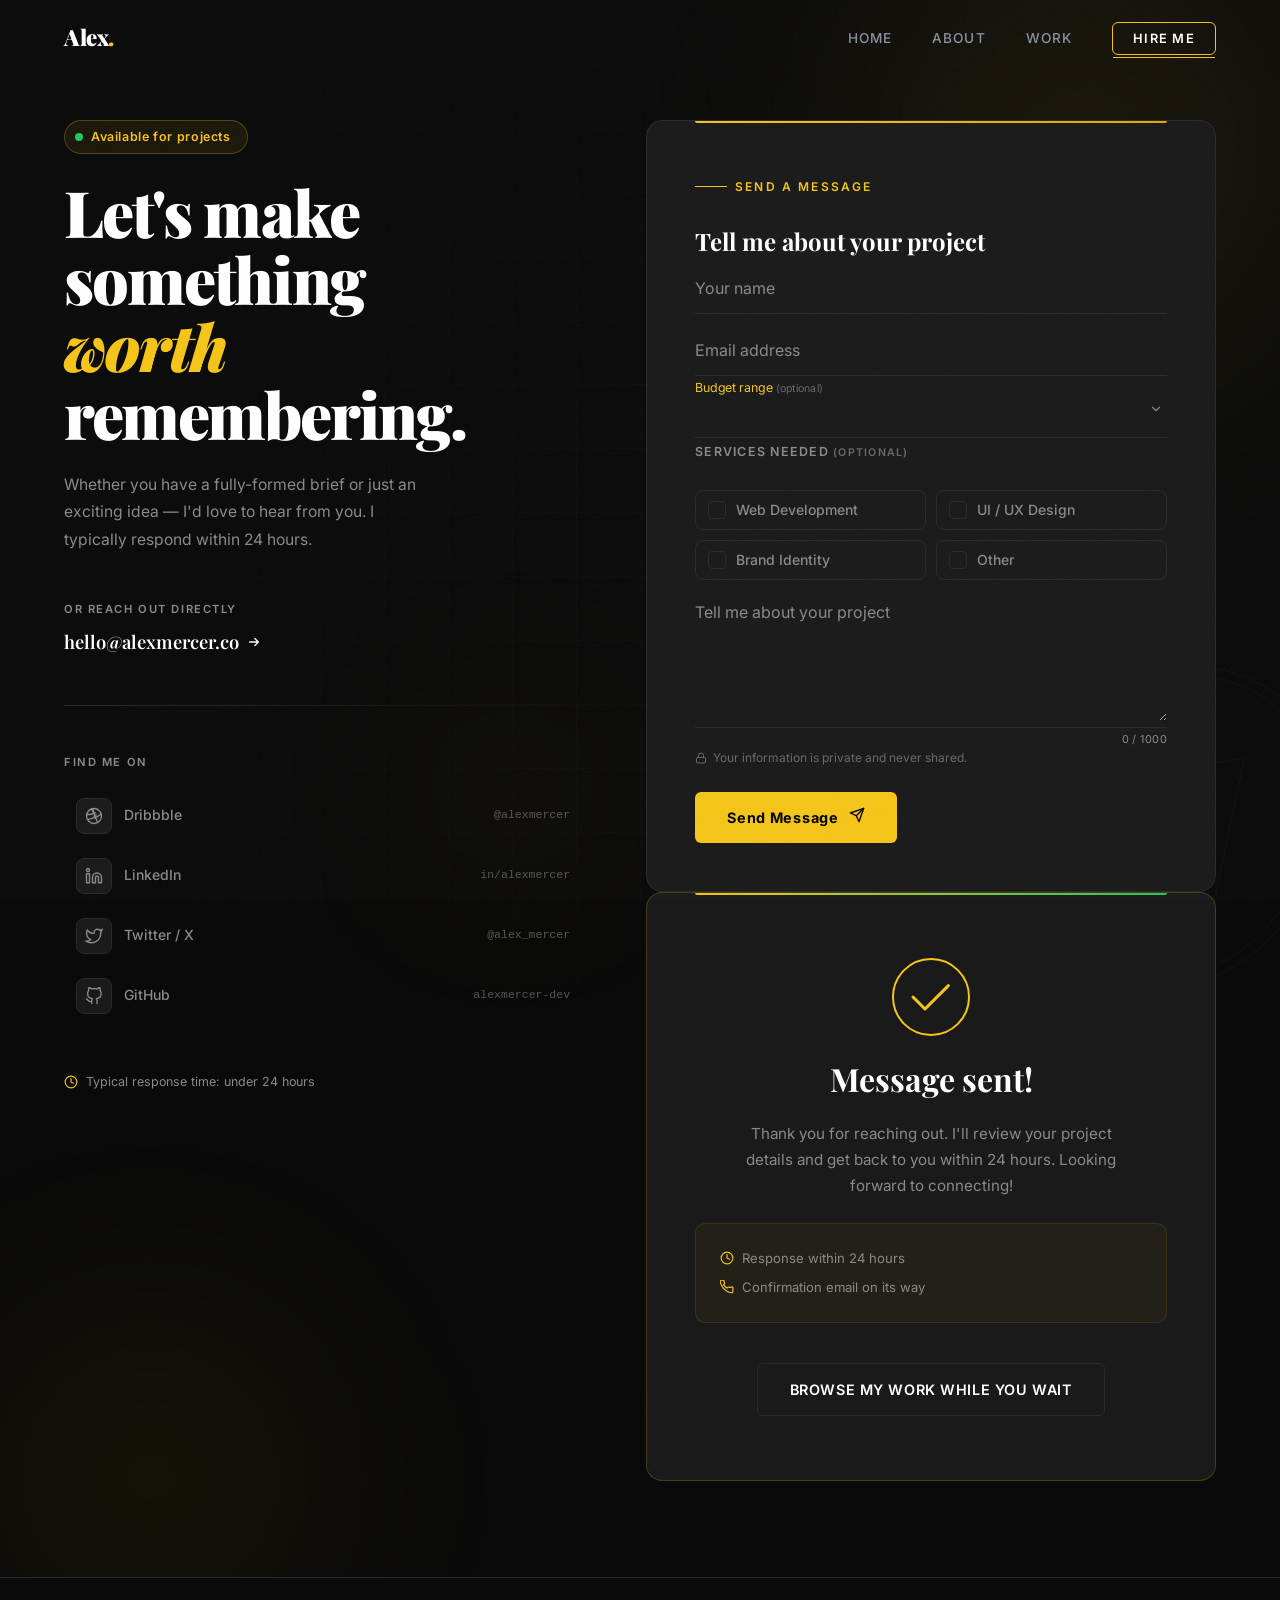
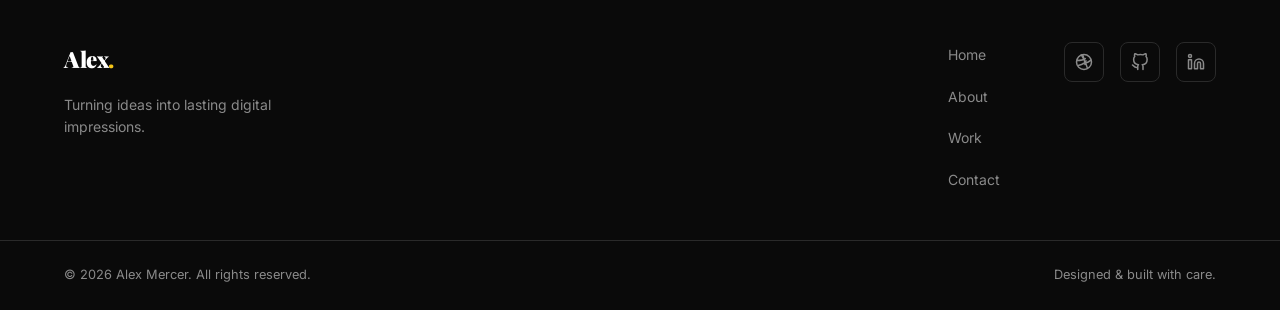
<file: contact.html>
<!DOCTYPE html>
<html lang="en">
<head>
  <meta charset="UTF-8" />
  <meta name="viewport" content="width=device-width, initial-scale=1.0" />
  <meta name="description" content="Get in touch with Alex Mercer — freelance designer and developer available for new projects." />
  <title>Contact — Alex Mercer</title>

  <link rel="preconnect" href="https://fonts.googleapis.com" />
  <link rel="preconnect" href="https://fonts.gstatic.com" crossorigin />
  <link href="https://fonts.googleapis.com/css2?family=Playfair+Display:ital,wght@0,400;0,600;0,700;0,900;1,400;1,700&family=Inter:wght@300;400;500;600&display=swap" rel="stylesheet" />

  <!-- Critical: Nav -->
  <style>
    #site-nav {
      position: fixed; top: 0; left: 0; right: 0; z-index: 1000;
      padding: 20px 0;
      transition: padding 300ms ease, background 300ms ease;
    }
    #site-nav.scrolled {
      padding: 12px 0;
      background: rgba(10, 14, 26, 0.88);
      backdrop-filter: blur(20px) saturate(180%);
      -webkit-backdrop-filter: blur(20px) saturate(180%);
      border-bottom: 1px solid rgba(31, 41, 55, 0.6);
      box-shadow: 0 4px 32px rgba(0,0,0,0.4);
    }
    .nav-inner {
      display: flex; align-items: center; justify-content: space-between;
      width: min(1200px, 100%); margin-inline: auto; padding-inline: 24px;
    }
    .nav-logo {
      font-family: 'Playfair Display', serif; font-weight: 900;
      font-size: 1.4rem; letter-spacing: -0.02em; color: #fff;
    }
    .nav-logo span { color: #f5c518; }
    #nav-menu { display: flex; align-items: center; gap: 40px; }
    .nav-link {
      font-family: 'Inter', sans-serif; font-size: 0.85rem; font-weight: 500;
      letter-spacing: 0.08em; text-transform: uppercase; color: #8892a4;
      position: relative; transition: color 300ms ease; text-decoration: none;
    }
    .nav-link::after {
      content: ''; position: absolute; bottom: -4px; left: 0;
      width: 0; height: 1px; background: #f5c518; transition: width 300ms ease;
    }
    .nav-link:hover, .nav-link.active { color: #fff; }
    .nav-link:hover::after, .nav-link.active::after { width: 100%; }
    .nav-cta {
      padding: 8px 20px; border: 1px solid #f5c518; border-radius: 6px;
      font-family: 'Inter', sans-serif; font-size: 0.8rem; font-weight: 600;
      letter-spacing: 0.1em; text-transform: uppercase; color: #f5c518;
      transition: background 300ms ease, color 300ms ease; text-decoration: none;
    }
    .nav-cta:hover { background: #f5c518; color: #000; }
    #nav-toggle {
      display: none; flex-direction: column; justify-content: space-between;
      width: 28px; height: 20px; cursor: pointer; border: none; background: none;
    }
    #nav-toggle span {
      display: block; width: 100%; height: 2px; background: #fff;
      border-radius: 2px; transition: transform 300ms ease, opacity 300ms ease, width 300ms ease;
      transform-origin: left;
    }
    #nav-toggle[aria-expanded="true"] span:nth-child(1) { transform: rotate(40deg) translateY(-2px); }
    #nav-toggle[aria-expanded="true"] span:nth-child(2) { opacity: 0; width: 0; }
    #nav-toggle[aria-expanded="true"] span:nth-child(3) { transform: rotate(-40deg) translateY(2px); }
    @media (max-width: 768px) {
      #nav-toggle { display: flex; }
      #nav-menu {
        position: fixed; inset: 0; background: rgba(10,14,26,0.97);
        backdrop-filter: blur(24px); flex-direction: column;
        justify-content: center; gap: 40px;
        opacity: 0; pointer-events: none; transform: translateY(-16px);
        transition: opacity 300ms ease, transform 300ms ease;
      }
      #nav-menu.open { opacity: 1; pointer-events: auto; transform: translateY(0); }
      .nav-link { font-size: 1.4rem; color: #fff; }
      .nav-cta { font-size: 1rem; padding: 14px 40px; }
    }
  </style>

  <link rel="stylesheet" href="./styles.css" />
</head>
<body class="contact-page">

<!-- ══ NAV ══════════════════════════════════ -->
<header>
  <nav id="site-nav" aria-label="Main navigation">
    <div class="nav-inner">
      <a href="./index.html" class="nav-logo" aria-label="Alex Mercer — Home">Alex<span>.</span></a>
      <button id="nav-toggle" aria-controls="nav-menu" aria-expanded="false" aria-label="Toggle navigation menu">
        <span></span><span></span><span></span>
      </button>
      <ul id="nav-menu" role="list">
        <li><a href="./index.html"   class="nav-link">Home</a></li>
        <li><a href="./about.html"   class="nav-link">About</a></li>
        <li><a href="./work.html"    class="nav-link">Work</a></li>
        <li><a href="./contact.html" class="nav-link nav-cta">Hire Me</a></li>
      </ul>
    </div>
  </nav>
</header>

<!-- ══ MAIN CONTACT SECTION ═════════════════ -->
<main id="contact-main">

  <!-- Ambient background -->
  <div class="contact-bg" aria-hidden="true">
    <div class="cb-orb cb-orb--1"></div>
    <div class="cb-orb cb-orb--2"></div>
    <div class="cb-orb cb-orb--3"></div>
    <div class="cb-grid"></div>
    <!-- Decorative large character -->
    <div class="cb-deco-char" aria-hidden="true">@</div>
  </div>

  <div class="container contact-layout">

    <!-- ── LEFT: Info column ─────────────────── -->
    <aside class="contact-info" aria-label="Contact information">

      <div class="ci-top">
        <div class="availability-badge" aria-label="Availability status: Currently available">
          <span class="avail-dot" aria-hidden="true"></span>
          Available for projects
        </div>

        <h1 class="ci-headline">
          <span class="ci-l1">Let's make</span>
          <span class="ci-l2">something</span>
          <span class="ci-l3"><em>worth</em></span>
          <span class="ci-l4">remembering.</span>
        </h1>

        <p class="ci-body">
          Whether you have a fully-formed brief or just an exciting idea — I'd love
          to hear from you. I typically respond within&nbsp;24&nbsp;hours.
        </p>
      </div>

      <!-- Direct contact -->
      <div class="ci-direct">
        <p class="ci-direct__label">Or reach out directly</p>
        <a href="mailto:hello@alexmercer.co" class="ci-email" aria-label="Email: hello@alexmercer.co">
          hello@alexmercer.co
          <svg width="14" height="14" viewBox="0 0 16 16" fill="none" aria-hidden="true">
            <path d="M3 8h10M9 4l4 4-4 4" stroke="currentColor" stroke-width="1.5" stroke-linecap="round" stroke-linejoin="round"/>
          </svg>
        </a>
      </div>

      <!-- Divider -->
      <div class="ci-divider" aria-hidden="true"></div>

      <!-- Social links -->
      <div class="ci-social" aria-label="Social and professional profiles">
        <p class="ci-social__label">Find me on</p>
        <div class="ci-social-links">

          <a href="#" class="ci-slink" aria-label="Dribbble profile">
            <span class="ci-slink__icon" aria-hidden="true">
              <svg width="18" height="18" viewBox="0 0 24 24" fill="none" stroke="currentColor" stroke-width="1.8" stroke-linecap="round" stroke-linejoin="round">
                <circle cx="12" cy="12" r="10"/>
                <path d="M8.56 2.75c4.37 6.03 6.02 9.42 8.03 17.72M10.48 3.02c2.08 4.78 2.8 7.29 2.8 12.32"/>
                <path d="M2.54 10.02c4.49 0 8.41-.31 11.2-2.52M3.96 16.52c4.14-.37 8.46-1.33 10.89-5.9M20.83 9.87c-3.35 3.04-7.37 4.27-10.29 4.13"/>
              </svg>
            </span>
            <span>Dribbble</span>
            <span class="ci-slink__handle">@alexmercer</span>
          </a>

          <a href="#" class="ci-slink" aria-label="LinkedIn profile">
            <span class="ci-slink__icon" aria-hidden="true">
              <svg width="18" height="18" viewBox="0 0 24 24" fill="none" stroke="currentColor" stroke-width="1.8" stroke-linecap="round" stroke-linejoin="round">
                <path d="M16 8a6 6 0 016 6v7h-4v-7a2 2 0 00-2-2 2 2 0 00-2 2v7h-4v-7a6 6 0 016-6z"/>
                <rect x="2" y="9" width="4" height="12"/><circle cx="4" cy="4" r="2"/>
              </svg>
            </span>
            <span>LinkedIn</span>
            <span class="ci-slink__handle">in/alexmercer</span>
          </a>

          <a href="#" class="ci-slink" aria-label="Twitter / X profile">
            <span class="ci-slink__icon" aria-hidden="true">
              <svg width="18" height="18" viewBox="0 0 24 24" fill="none" stroke="currentColor" stroke-width="1.8" stroke-linecap="round" stroke-linejoin="round">
                <path d="M23 3a10.9 10.9 0 01-3.14 1.53 4.48 4.48 0 00-7.86 3v1A10.66 10.66 0 013 4s-4 9 5 13a11.64 11.64 0 01-7 2c9 5 20 0 20-11.5a4.5 4.5 0 00-.08-.83A7.72 7.72 0 0023 3z"/>
              </svg>
            </span>
            <span>Twitter / X</span>
            <span class="ci-slink__handle">@alex_mercer</span>
          </a>

          <a href="#" class="ci-slink" aria-label="GitHub profile">
            <span class="ci-slink__icon" aria-hidden="true">
              <svg width="18" height="18" viewBox="0 0 24 24" fill="none" stroke="currentColor" stroke-width="1.8" stroke-linecap="round" stroke-linejoin="round">
                <path d="M9 19c-5 1.5-5-2.5-7-3m14 6v-3.87a3.37 3.37 0 00-.94-2.61c3.14-.35 6.44-1.54 6.44-7A5.44 5.44 0 0020 4.77 5.07 5.07 0 0019.91 1S18.73.65 16 2.48a13.38 13.38 0 00-7 0C6.27.65 5.09 1 5.09 1A5.07 5.07 0 005 4.77a5.44 5.44 0 00-1.5 3.78c0 5.42 3.3 6.61 6.44 7A3.37 3.37 0 009 18.13V22"/>
              </svg>
            </span>
            <span>GitHub</span>
            <span class="ci-slink__handle">alexmercer-dev</span>
          </a>

        </div>
      </div>

      <!-- Response time note -->
      <p class="ci-note">
        <svg width="14" height="14" viewBox="0 0 24 24" fill="none" stroke="currentColor" stroke-width="2" stroke-linecap="round" stroke-linejoin="round" aria-hidden="true">
          <circle cx="12" cy="12" r="10"/><polyline points="12 6 12 12 16 14"/>
        </svg>
        Typical response time: under 24 hours
      </p>

    </aside>

    <!-- ── RIGHT: Form column ──────────────────── -->
    <div class="contact-form-col">
      <div class="form-panel" id="formPanel">

        <div class="form-panel__header">
          <div class="section-label">Send a message</div>
          <h2 class="form-panel__title">Tell me about your project</h2>
        </div>

        <form
          id="contactForm"
          class="contact-form"
          novalidate
          aria-label="Contact form"
        >

          <!-- Name -->
          <div class="field-group" id="fg-name">
            <div class="field-wrap">
              <input
                type="text"
                id="f-name"
                name="name"
                class="field-input"
                autocomplete="name"
                aria-required="true"
                aria-describedby="err-name"
                placeholder=" "
              />
              <label for="f-name" class="field-label">Your name</label>
              <div class="field-line" aria-hidden="true"><div class="field-line-fill"></div></div>
            </div>
            <div class="field-error" id="err-name" role="alert" aria-live="polite"></div>
          </div>

          <!-- Email -->
          <div class="field-group" id="fg-email">
            <div class="field-wrap">
              <input
                type="email"
                id="f-email"
                name="email"
                class="field-input"
                autocomplete="email"
                aria-required="true"
                aria-describedby="err-email"
                placeholder=" "
              />
              <label for="f-email" class="field-label">Email address</label>
              <div class="field-line" aria-hidden="true"><div class="field-line-fill"></div></div>
            </div>
            <div class="field-error" id="err-email" role="alert" aria-live="polite"></div>
          </div>

          <!-- Budget (select) -->
          <div class="field-group" id="fg-budget">
            <div class="field-wrap field-wrap--select">
              <select
                id="f-budget"
                name="budget"
                class="field-input field-select"
                aria-required="false"
                aria-describedby="err-budget"
              >
                <option value="" disabled selected></option>
                <option value="sub5k">Under £5,000</option>
                <option value="5-15k">£5,000 – £15,000</option>
                <option value="15-50k">£15,000 – £50,000</option>
                <option value="50k+">£50,000+</option>
                <option value="tbd">Not sure yet</option>
              </select>
              <label for="f-budget" class="field-label">Budget range <span class="field-optional">(optional)</span></label>
              <div class="field-line" aria-hidden="true"><div class="field-line-fill"></div></div>
              <div class="field-select-arrow" aria-hidden="true">
                <svg width="14" height="14" viewBox="0 0 24 24" fill="none" stroke="currentColor" stroke-width="2" stroke-linecap="round" stroke-linejoin="round">
                  <polyline points="6 9 12 15 18 9"/>
                </svg>
              </div>
            </div>
            <div class="field-error" id="err-budget" role="alert" aria-live="polite"></div>
          </div>

          <!-- Services (checkboxes) -->
          <fieldset class="field-group field-group--checks" id="fg-services">
            <legend class="field-legend">Services needed <span class="field-optional">(optional)</span></legend>
            <div class="checks-grid">
              <label class="check-item">
                <input type="checkbox" name="services" value="web" class="check-input" />
                <span class="check-box" aria-hidden="true"></span>
                <span class="check-label">Web Development</span>
              </label>
              <label class="check-item">
                <input type="checkbox" name="services" value="design" class="check-input" />
                <span class="check-box" aria-hidden="true"></span>
                <span class="check-label">UI / UX Design</span>
              </label>
              <label class="check-item">
                <input type="checkbox" name="services" value="brand" class="check-input" />
                <span class="check-box" aria-hidden="true"></span>
                <span class="check-label">Brand Identity</span>
              </label>
              <label class="check-item">
                <input type="checkbox" name="services" value="other" class="check-input" />
                <span class="check-box" aria-hidden="true"></span>
                <span class="check-label">Other</span>
              </label>
            </div>
          </fieldset>

          <!-- Message -->
          <div class="field-group" id="fg-message">
            <div class="field-wrap field-wrap--textarea">
              <textarea
                id="f-message"
                name="message"
                class="field-input field-textarea"
                rows="4"
                aria-required="true"
                aria-describedby="err-message"
                placeholder=" "
              ></textarea>
              <label for="f-message" class="field-label">Tell me about your project</label>
              <div class="field-line" aria-hidden="true"><div class="field-line-fill"></div></div>
              <div class="field-charcount" id="msgCount" aria-live="polite">0 / 1000</div>
            </div>
            <div class="field-error" id="err-message" role="alert" aria-live="polite"></div>
          </div>

          <!-- Submit -->
          <div class="form-footer">
            <p class="form-privacy">
              <svg width="12" height="12" viewBox="0 0 24 24" fill="none" stroke="currentColor" stroke-width="2" stroke-linecap="round" stroke-linejoin="round" aria-hidden="true">
                <rect x="3" y="11" width="18" height="11" rx="2" ry="2"/><path d="M7 11V7a5 5 0 0110 0v4"/>
              </svg>
              Your information is private and never shared.
            </p>
            <button type="submit" class="submit-btn" id="submitBtn" aria-label="Send message">
              <span class="submit-btn__text">Send Message</span>
              <span class="submit-btn__icon" aria-hidden="true">
                <svg width="16" height="16" viewBox="0 0 24 24" fill="none" stroke="currentColor" stroke-width="2" stroke-linecap="round" stroke-linejoin="round">
                  <line x1="22" y1="2" x2="11" y2="13"/><polygon points="22 2 15 22 11 13 2 9 22 2"/>
                </svg>
              </span>
              <!-- Spinner (shown while submitting) -->
              <span class="submit-btn__spinner" aria-hidden="true">
                <svg viewBox="0 0 24 24" fill="none" stroke="currentColor" stroke-width="2">
                  <circle cx="12" cy="12" r="10" stroke-opacity="0.25"/>
                  <path d="M12 2a10 10 0 0110 10" stroke-linecap="round"/>
                </svg>
              </span>
            </button>
          </div>

        </form>
      </div>

      <!-- ── Success state ───────────────────────── -->
      <div class="success-panel" id="successPanel" aria-live="polite" aria-hidden="true" hidden>
        <div class="success-icon" aria-hidden="true">
          <svg viewBox="0 0 80 80" fill="none" xmlns="http://www.w3.org/2000/svg">
            <circle cx="40" cy="40" r="38" stroke="currentColor" stroke-width="2" class="sp-circle"/>
            <path d="M22 40l12 12 24-24" stroke="currentColor" stroke-width="3" stroke-linecap="round" stroke-linejoin="round" class="sp-check"/>
          </svg>
        </div>
        <h2 class="success-title">Message sent!</h2>
        <p class="success-body">
          Thank you for reaching out. I'll review your project details and
          get back to you within 24 hours. Looking forward to connecting!
        </p>
        <div class="success-meta">
          <span class="success-meta__item">
            <svg width="14" height="14" viewBox="0 0 24 24" fill="none" stroke="currentColor" stroke-width="2" stroke-linecap="round" stroke-linejoin="round" aria-hidden="true">
              <circle cx="12" cy="12" r="10"/><polyline points="12 6 12 12 16 14"/>
            </svg>
            Response within 24 hours
          </span>
          <span class="success-meta__item">
            <svg width="14" height="14" viewBox="0 0 24 24" fill="none" stroke="currentColor" stroke-width="2" stroke-linecap="round" stroke-linejoin="round" aria-hidden="true">
              <path d="M22 16.92v3a2 2 0 01-2.18 2 19.79 19.79 0 01-8.63-3.07A19.5 19.5 0 013.07 9.8a19.79 19.79 0 01-3.07-8.63A2 2 0 012 .18h3a2 2 0 012 1.72 12.84 12.84 0 00.7 2.81 2 2 0 01-.45 2.11L6.09 7.91a16 16 0 006 6l1.27-1.27a2 2 0 012.11-.45 12.84 12.84 0 002.81.7A2 2 0 0122 14.92z"/>
            </svg>
            Confirmation email on its way
          </span>
        </div>
        <a href="./work.html" class="btn btn-outline success-btn">Browse my work while you wait</a>
      </div>

    </div><!-- /form-col -->
  </div><!-- /layout -->
</main>

<!-- ══ FOOTER ════════════════════════════════ -->
<footer id="site-footer">
  <div class="container footer-inner">
    <div class="footer-brand">
      <a href="./index.html" class="nav-logo" style="font-family:'Playfair Display',serif;font-weight:900;font-size:1.4rem;letter-spacing:-0.02em;color:#fff;text-decoration:none;">
        Alex<span style="color:#f5c518">.</span>
      </a>
      <p class="footer-tagline">Turning ideas into lasting digital impressions.</p>
    </div>
    <nav class="footer-nav" aria-label="Footer navigation">
      <ul role="list">
        <li><a href="./index.html"   class="footer-link">Home</a></li>
        <li><a href="./about.html"   class="footer-link">About</a></li>
        <li><a href="./work.html"    class="footer-link">Work</a></li>
        <li><a href="./contact.html" class="footer-link">Contact</a></li>
      </ul>
    </nav>
    <div class="footer-social" aria-label="Social media links">
      <a href="#" class="social-link" aria-label="Dribbble">
        <svg width="18" height="18" viewBox="0 0 24 24" fill="none" stroke="currentColor" stroke-width="2" stroke-linecap="round" stroke-linejoin="round" aria-hidden="true"><circle cx="12" cy="12" r="10"/><path d="M8.56 2.75c4.37 6.03 6.02 9.42 8.03 17.72M10.48 3.02c2.08 4.78 2.8 7.29 2.8 12.32"/><path d="M2.54 10.02c4.49 0 8.41-.31 11.2-2.52M3.96 16.52c4.14-.37 8.46-1.33 10.89-5.9M20.83 9.87c-3.35 3.04-7.37 4.27-10.29 4.13"/></svg>
      </a>
      <a href="#" class="social-link" aria-label="GitHub">
        <svg width="18" height="18" viewBox="0 0 24 24" fill="none" stroke="currentColor" stroke-width="2" stroke-linecap="round" stroke-linejoin="round" aria-hidden="true"><path d="M9 19c-5 1.5-5-2.5-7-3m14 6v-3.87a3.37 3.37 0 00-.94-2.61c3.14-.35 6.44-1.54 6.44-7A5.44 5.44 0 0020 4.77 5.07 5.07 0 0019.91 1S18.73.65 16 2.48a13.38 13.38 0 00-7 0C6.27.65 5.09 1 5.09 1A5.07 5.07 0 005 4.77a5.44 5.44 0 00-1.5 3.78c0 5.42 3.3 6.61 6.44 7A3.37 3.37 0 009 18.13V22"/></svg>
      </a>
      <a href="#" class="social-link" aria-label="LinkedIn">
        <svg width="18" height="18" viewBox="0 0 24 24" fill="none" stroke="currentColor" stroke-width="2" stroke-linecap="round" stroke-linejoin="round" aria-hidden="true"><path d="M16 8a6 6 0 016 6v7h-4v-7a2 2 0 00-2-2 2 2 0 00-2 2v7h-4v-7a6 6 0 016-6z"/><rect x="2" y="9" width="4" height="12"/><circle cx="4" cy="4" r="2"/></svg>
      </a>
    </div>
  </div>
  <div class="footer-bottom">
    <div class="container footer-bottom-inner">
      <p>&copy; <span id="year"></span> Alex Mercer. All rights reserved.</p>
      <p>Designed &amp; built with care.</p>
    </div>
  </div>
</footer>

<!-- ══ PAGE STYLES ═══════════════════════════ -->
<style>
/* ─── Page layout ─────────────────────────── */
.contact-page { overflow-x: hidden; }

#contact-main {
  min-height: 100svh;
  position: relative;
  padding: 120px 0 var(--space-12);
  background: var(--bg);
}

/* ─── Ambient BG ──────────────────────────── */
.contact-bg { position: absolute; inset: 0; pointer-events: none; overflow: hidden; }
.cb-orb {
  position: absolute; border-radius: 50%; filter: blur(90px);
}
.cb-orb--1 {
  width: 700px; height: 700px;
  background: radial-gradient(circle, rgba(245,197,24,0.09) 0%, transparent 70%);
  top: -200px; right: -150px;
}
.cb-orb--2 {
  width: 500px; height: 500px;
  background: radial-gradient(circle, rgba(224,168,0,0.09) 0%, transparent 70%);
  bottom: -150px; left: -100px;
}
.cb-orb--3 {
  width: 300px; height: 300px;
  background: radial-gradient(circle, rgba(245,197,24,0.05) 0%, transparent 70%);
  top: 50%; left: 40%;
  transform: translate(-50%, -50%);
}
.cb-grid {
  position: absolute; inset: 0;
  background-image:
    linear-gradient(rgba(255,255,255,0.018) 1px, transparent 1px),
    linear-gradient(90deg, rgba(255,255,255,0.018) 1px, transparent 1px);
  background-size: 64px 64px;
  mask-image: radial-gradient(ellipse 70% 70% at 60% 40%, black 0%, transparent 100%);
  -webkit-mask-image: radial-gradient(ellipse 70% 70% at 60% 40%, black 0%, transparent 100%);
}
/* Big decorative @ character for "contact" theming */
.cb-deco-char {
  position: absolute;
  right: -60px; top: 50%;
  transform: translateY(-50%);
  font-family: var(--font-display);
  font-size: clamp(300px, 40vw, 500px);
  font-weight: 900;
  color: transparent;
  -webkit-text-stroke: 1px rgba(245,197,24,0.04);
  line-height: 1;
  user-select: none;
  pointer-events: none;
}

/* ─── Layout ──────────────────────────────── */
.contact-layout {
  position: relative; z-index: 1;
  display: grid;
  grid-template-columns: 1fr 1.1fr;
  gap: var(--space-8);
  align-items: start;
}

/* ─── Left: Info ──────────────────────────── */
.contact-info {
  position: sticky;
  top: 100px;
  display: flex;
  flex-direction: column;
  gap: var(--space-6);
}

/* Staggered entry */
.contact-info > * {
  opacity: 0;
  transform: translateX(-20px);
  animation: ciReveal 0.65s cubic-bezier(0.16,1,0.3,1) forwards;
}
.ci-top         { animation-delay: 0.1s; }
.ci-direct      { animation-delay: 0.25s; }
.ci-divider     { animation-delay: 0.32s; }
.ci-social      { animation-delay: 0.38s; }
.ci-note        { animation-delay: 0.5s; }

@keyframes ciReveal { to { opacity: 1; transform: translateX(0); } }

/* Availability pill */
.availability-badge {
  display: inline-flex;
  align-items: center;
  gap: 8px;
  background: rgba(245,197,24,0.07);
  border: 1px solid rgba(245,197,24,0.25);
  border-radius: 30px;
  padding: 6px 16px 6px 10px;
  font-size: 0.78rem;
  font-weight: 600;
  letter-spacing: 0.05em;
  color: var(--accent);
  margin-bottom: var(--space-3);
  width: fit-content;
}
.avail-dot {
  width: 8px; height: 8px;
  border-radius: 50%;
  background: #22c55e;
  box-shadow: 0 0 0 0 rgba(34,197,94,0.4);
  animation: pulse-dot 2.5s ease-in-out infinite;
  flex-shrink: 0;
}
@keyframes pulse-dot {
  0%,100% { box-shadow: 0 0 0 0 rgba(34,197,94,0.4); }
  50%      { box-shadow: 0 0 0 6px rgba(34,197,94,0); }
}

.ci-headline {
  font-family: var(--font-display);
  font-size: clamp(2.5rem, 5vw, 4rem);
  font-weight: 900;
  line-height: 1.05;
  letter-spacing: -0.03em;
  margin-bottom: var(--space-3);
}
.ci-headline span { display: block; }
.ci-l1 { animation-delay: 0.1s; }
.ci-l2 { animation-delay: 0.18s; }
.ci-l3 { animation-delay: 0.26s; }
.ci-l4 { animation-delay: 0.34s; }
.ci-headline em { font-style: italic; color: var(--accent); }

.ci-body {
  font-size: 0.98rem;
  color: var(--text-muted);
  line-height: 1.75;
  max-width: 360px;
}

/* Direct email */
.ci-direct__label {
  font-size: 0.7rem;
  font-weight: 600;
  letter-spacing: 0.14em;
  text-transform: uppercase;
  color: var(--text-muted);
  margin-bottom: 8px;
}
.ci-email {
  display: inline-flex;
  align-items: center;
  gap: 8px;
  font-family: var(--font-display);
  font-size: 1.15rem;
  font-weight: 600;
  color: var(--text);
  transition: color var(--transition), gap var(--transition);
  text-decoration: none;
}
.ci-email:hover { color: var(--accent); gap: 14px; }
.ci-email:focus-visible { outline: 2px solid var(--accent); outline-offset: 4px; border-radius: 2px; }

/* Divider */
.ci-divider {
  height: 1px;
  background: linear-gradient(90deg, var(--border), transparent);
}

/* Social */
.ci-social__label {
  font-size: 0.7rem;
  font-weight: 600;
  letter-spacing: 0.14em;
  text-transform: uppercase;
  color: var(--text-muted);
  margin-bottom: var(--space-2);
}
.ci-social-links {
  display: flex;
  flex-direction: column;
  gap: 4px;
}
.ci-slink {
  display: flex;
  align-items: center;
  gap: 12px;
  padding: 10px 12px;
  border-radius: 8px;
  text-decoration: none;
  transition: background var(--transition), color var(--transition), transform var(--transition);
  color: var(--text-muted);
}
.ci-slink:hover {
  background: rgba(245,197,24,0.06);
  color: var(--text);
  transform: translateX(4px);
}
.ci-slink:focus-visible { outline: 2px solid var(--accent); outline-offset: 2px; border-radius: 8px; }
.ci-slink__icon {
  width: 36px; height: 36px;
  display: flex; align-items: center; justify-content: center;
  border: 1px solid var(--border);
  border-radius: 8px;
  flex-shrink: 0;
  transition: border-color var(--transition);
  background: var(--card-bg);
}
.ci-slink:hover .ci-slink__icon { border-color: rgba(245,197,24,0.3); }
.ci-slink > span:nth-child(2) {
  font-size: 0.875rem; font-weight: 500;
  flex: 1;
}
.ci-slink__handle {
  font-size: 0.72rem;
  color: var(--text-muted);
  font-family: 'Courier New', monospace;
  opacity: 0.6;
}

/* Note */
.ci-note {
  display: flex;
  align-items: center;
  gap: 8px;
  font-size: 0.78rem;
  color: var(--text-muted);
}
.ci-note svg { flex-shrink: 0; color: var(--accent); }

/* ─── Right: Form panel ───────────────────── */
.contact-form-col {
  position: relative;
  opacity: 0;
  transform: translateY(24px);
  animation: formReveal 0.7s cubic-bezier(0.16,1,0.3,1) 0.2s forwards;
}
@keyframes formReveal { to { opacity: 1; transform: translateY(0); } }

.form-panel {
  background: var(--card-bg);
  border: 1px solid var(--border);
  border-radius: 16px;
  padding: var(--space-6);
  position: relative;
  overflow: hidden;
}
/* Top accent line */
.form-panel::before {
  content: '';
  position: absolute;
  top: 0; left: var(--space-6); right: var(--space-6);
  height: 2px;
  background: linear-gradient(90deg, var(--accent), var(--violet));
  border-radius: 0 0 2px 2px;
}

.form-panel__header {
  margin-bottom: var(--space-5);
}
.form-panel__title {
  font-family: var(--font-display);
  font-size: 1.5rem; font-weight: 700;
  color: var(--text); margin-top: 8px;
}

/* ─── Form Fields ─────────────────────────── */
.contact-form {
  display: flex; flex-direction: column; gap: var(--space-5);
}

.field-group {
  display: flex; flex-direction: column; gap: 4px;
}
.field-group--checks { border: none; padding: 0; margin: 0; }

.field-wrap {
  position: relative;
  padding-top: 20px; /* space for float label */
}
.field-wrap--textarea { padding-top: 20px; }

/* Float label */
.field-label {
  position: absolute;
  top: 20px; left: 0;
  font-size: 1rem;
  color: var(--text-muted);
  pointer-events: none;
  transform-origin: left top;
  transition: transform 0.22s cubic-bezier(0.4,0,0.2,1),
              font-size 0.22s cubic-bezier(0.4,0,0.2,1),
              color 0.22s ease;
  white-space: nowrap;
}
/* Floated state: input has :focus OR placeholder-shown is NOT active (value present) */
.field-input:focus     ~ .field-label,
.field-input:not(:placeholder-shown) ~ .field-label {
  transform: translateY(-22px) scale(0.78);
  color: var(--accent);
}
.field-optional {
  font-size: 0.85em;
  color: var(--text-muted);
  opacity: 0.7;
}

/* Input base */
.field-input {
  width: 100%;
  background: transparent;
  border: none;
  outline: none;
  color: var(--text);
  font-family: var(--font-body);
  font-size: 1rem;
  padding: 8px 0 10px;
  appearance: none;
  -webkit-appearance: none;
}
.field-input::placeholder { color: transparent; } /* handled by float label */
.field-input:-webkit-autofill,
.field-input:-webkit-autofill:hover,
.field-input:-webkit-autofill:focus {
  -webkit-text-fill-color: var(--text);
  -webkit-box-shadow: 0 0 0px 1000px var(--card-bg) inset;
  transition: background-color 5000s ease-in-out 0s;
}

/* Textarea specifics */
.field-textarea {
  resize: vertical;
  min-height: 100px;
  line-height: 1.6;
}

/* Select specifics */
.field-wrap--select .field-label {
  pointer-events: none;
}
.field-select {
  cursor: pointer;
  padding-right: 28px;
  color: var(--text);
}
.field-select option {
  background: var(--card-bg);
  color: var(--text);
}
.field-select:not([value=""]):valid ~ .field-label,
.field-select:focus ~ .field-label {
  transform: translateY(-22px) scale(0.78);
  color: var(--accent);
}
.field-select-arrow {
  position: absolute;
  right: 4px; bottom: 14px;
  color: var(--text-muted);
  pointer-events: none;
  transition: transform var(--transition), color var(--transition);
}
.field-select:focus ~ .field-select-arrow { color: var(--accent); transform: rotate(180deg); }

/* Bottom-line indicator */
.field-line {
  position: absolute;
  bottom: 0; left: 0; right: 0;
  height: 1px;
  background: var(--border);
  overflow: hidden;
}
.field-line-fill {
  position: absolute;
  inset: 0;
  background: linear-gradient(90deg, var(--accent), var(--violet));
  transform: scaleX(0);
  transform-origin: center;
  transition: transform 0.35s cubic-bezier(0.4,0,0.2,1);
}
.field-input:focus ~ .field-line .field-line-fill { transform: scaleX(1); }

/* Valid/error field states */
.field-group.is-valid   .field-line { background: rgba(34,197,94,0.3); }
.field-group.is-valid   .field-line-fill { background: #22c55e; transform: scaleX(1); }
.field-group.is-error   .field-line { background: rgba(239,68,68,0.3); }
.field-group.is-error   .field-line-fill { background: #ef4444; transform: scaleX(1); }
.field-group.is-error   .field-label,
.field-group.is-error   .field-input:focus ~ .field-label { color: #ef4444; }

/* Validation messages */
.field-error {
  font-size: 0.78rem;
  color: #ef4444;
  display: flex;
  align-items: center;
  gap: 5px;
  min-height: 0;
  max-height: 0;
  overflow: hidden;
  opacity: 0;
  transition: max-height 0.25s ease, opacity 0.25s ease, margin 0.25s ease;
  margin-top: 0;
}
.field-error.visible {
  max-height: 40px;
  opacity: 1;
  margin-top: 4px;
}

/* Char count */
.field-charcount {
  position: absolute;
  bottom: -20px; right: 0;
  font-size: 0.68rem;
  color: var(--text-muted);
  letter-spacing: 0.04em;
  transition: color var(--transition);
}
.field-charcount.warning { color: #f59e0b; }
.field-charcount.over    { color: #ef4444; }

/* ─── Checkboxes ──────────────────────────── */
.field-legend {
  font-size: 0.78rem;
  font-weight: 600;
  letter-spacing: 0.1em;
  text-transform: uppercase;
  color: var(--text-muted);
  margin-bottom: var(--space-2);
  float: left; width: 100%; /* fieldset legend fix */
}
.checks-grid {
  display: grid;
  grid-template-columns: 1fr 1fr;
  gap: 10px;
  margin-top: 8px;
}
.check-item {
  display: flex; align-items: center; gap: 10px;
  cursor: pointer;
  padding: 8px 12px;
  border: 1px solid var(--border);
  border-radius: 8px;
  transition: border-color var(--transition), background var(--transition);
  user-select: none;
}
.check-item:hover {
  border-color: rgba(245,197,24,0.3);
  background: rgba(245,197,24,0.04);
}
.check-input { position: absolute; opacity: 0; width: 0; height: 0; }
.check-box {
  width: 18px; height: 18px; flex-shrink: 0;
  border: 1.5px solid var(--border);
  border-radius: 4px;
  background: transparent;
  display: flex; align-items: center; justify-content: center;
  transition: border-color var(--transition), background var(--transition);
  position: relative;
}
.check-box::after {
  content: '';
  width: 10px; height: 6px;
  border-left: 2px solid #000;
  border-bottom: 2px solid #000;
  transform: rotate(-45deg) scale(0);
  transition: transform 0.2s cubic-bezier(0.4,0,0.2,1);
  position: absolute; top: 3px;
}
.check-input:checked ~ .check-box {
  background: var(--accent);
  border-color: var(--accent);
}
.check-input:checked ~ .check-box::after { transform: rotate(-45deg) scale(1); }
.check-input:focus-visible ~ .check-box { outline: 2px solid var(--accent); outline-offset: 2px; }
.check-item:has(.check-input:checked) {
  border-color: rgba(245,197,24,0.4);
  background: rgba(245,197,24,0.06);
}
.check-label { font-size: 0.875rem; font-weight: 500; color: var(--text-muted); transition: color var(--transition); }
.check-item:has(.check-input:checked) .check-label { color: var(--text); }

/* ─── Form footer ─────────────────────────── */
.form-footer {
  display: flex;
  align-items: center;
  justify-content: space-between;
  gap: var(--space-3);
  flex-wrap: wrap;
  padding-top: var(--space-2);
}
.form-privacy {
  display: flex;
  align-items: center;
  gap: 6px;
  font-size: 0.75rem;
  color: var(--text-muted);
  opacity: 0.7;
}
.form-privacy svg { flex-shrink: 0; }

/* ─── Submit button ───────────────────────── */
.submit-btn {
  position: relative;
  display: inline-flex;
  align-items: center;
  gap: 10px;
  padding: 14px 32px;
  border-radius: var(--radius-btn);
  background: var(--accent);
  color: #000;
  font-family: var(--font-body);
  font-size: 0.9rem;
  font-weight: 700;
  letter-spacing: 0.05em;
  cursor: pointer;
  border: none;
  overflow: hidden;
  transition: transform var(--transition), box-shadow var(--transition), background var(--transition);
  min-width: 180px;
  justify-content: center;
}
.submit-btn::before {
  content: '';
  position: absolute; inset: 0;
  background: linear-gradient(135deg, rgba(255,255,255,0.25), transparent);
  opacity: 0;
  transition: opacity var(--transition);
}
.submit-btn:hover::before { opacity: 1; }
.submit-btn:hover:not(:disabled) {
  transform: translateY(-2px);
  box-shadow: 0 8px 32px rgba(245,197,24,0.35);
}
.submit-btn:focus-visible { outline: 2px solid var(--accent); outline-offset: 3px; }
.submit-btn:disabled {
  background: var(--border);
  color: var(--text-muted);
  cursor: not-allowed;
  transform: none;
  box-shadow: none;
}

/* Spinner: hidden by default */
.submit-btn__spinner {
  display: none;
  width: 18px; height: 18px;
  flex-shrink: 0;
}
.submit-btn__spinner svg {
  width: 100%; height: 100%;
  animation: spin 0.8s linear infinite;
}
@keyframes spin { to { transform: rotate(360deg); } }

.submit-btn.loading .submit-btn__text  { opacity: 0.7; }
.submit-btn.loading .submit-btn__icon  { display: none; }
.submit-btn.loading .submit-btn__spinner { display: block; }

/* ─── Success panel ───────────────────────── */
.success-panel {
  background: var(--card-bg);
  border: 1px solid rgba(245,197,24,0.2);
  border-radius: 16px;
  padding: var(--space-8) var(--space-6);
  text-align: center;
  display: flex;
  flex-direction: column;
  align-items: center;
  gap: var(--space-3);
  position: relative;
  overflow: hidden;
}
.success-panel::before {
  content: '';
  position: absolute;
  top: 0; left: var(--space-6); right: var(--space-6);
  height: 2px;
  background: linear-gradient(90deg, var(--accent), #22c55e);
  border-radius: 0 0 2px 2px;
}

.success-icon {
  width: 80px; height: 80px;
  color: var(--accent);
}
/* SVG stroke animations */
.sp-circle {
  stroke-dasharray: 239;
  stroke-dashoffset: 239;
  animation: drawCircle 0.6s ease-out 0.1s forwards;
}
.sp-check {
  stroke-dasharray: 50;
  stroke-dashoffset: 50;
  animation: drawCheck 0.4s ease-out 0.65s forwards;
}
@keyframes drawCircle { to { stroke-dashoffset: 0; } }
@keyframes drawCheck  { to { stroke-dashoffset: 0; } }

.success-title {
  font-family: var(--font-display);
  font-size: 2rem; font-weight: 700;
  color: var(--text);
}
.success-body {
  font-size: 0.95rem;
  color: var(--text-muted);
  line-height: 1.7;
  max-width: 380px;
}
.success-meta {
  display: flex;
  flex-direction: column;
  gap: 8px;
  padding: var(--space-3);
  background: rgba(245,197,24,0.04);
  border: 1px solid rgba(245,197,24,0.12);
  border-radius: 10px;
  width: 100%;
}
.success-meta__item {
  display: flex; align-items: center; gap: 8px;
  font-size: 0.82rem; color: var(--text-muted);
}
.success-meta__item svg { color: var(--accent); flex-shrink: 0; }
.success-btn { margin-top: var(--space-2); }

/* ─── Footer ──────────────────────────────── */
#site-footer {
  border-top: 1px solid var(--border);
  background: var(--bg); padding-top: var(--space-8);
}
.footer-inner {
  display: grid;
  grid-template-columns: 1fr auto auto;
  gap: var(--space-8); align-items: start;
  padding-bottom: var(--space-6);
}
.footer-tagline {
  font-size: 0.875rem; color: var(--text-muted);
  margin-top: var(--space-2); max-width: 220px;
}
.footer-nav ul { display: flex; flex-direction: column; gap: var(--space-2); }
.footer-link { font-size: 0.875rem; color: var(--text-muted); transition: color var(--transition); text-decoration: none; }
.footer-link:hover { color: var(--text); }
.footer-social { display: flex; gap: var(--space-2); }
.social-link {
  width: 40px; height: 40px;
  display: flex; align-items: center; justify-content: center;
  border: 1px solid var(--border); border-radius: 8px;
  color: var(--text-muted); transition: var(--transition); text-decoration: none;
}
.social-link:hover { border-color: var(--accent); color: var(--accent); background: var(--accent-glow); }
.footer-bottom { border-top: 1px solid var(--border); padding: var(--space-3) 0; }
.footer-bottom-inner {
  display: flex; justify-content: space-between; align-items: center;
  font-size: 0.8rem; color: var(--text-muted);
}

/* ─── Responsive ──────────────────────────── */
@media (max-width: 960px) {
  .contact-layout {
    grid-template-columns: 1fr;
    gap: var(--space-8);
  }
  .contact-info {
    position: static;
  }
  .ci-headline {
    font-size: clamp(2.5rem, 8vw, 3.5rem);
  }
  .cb-deco-char { display: none; }
}

@media (max-width: 640px) {
  .form-panel { padding: var(--space-4); }
  .checks-grid { grid-template-columns: 1fr; }
  .form-footer {
    flex-direction: column; align-items: stretch;
  }
  .submit-btn { width: 100%; justify-content: center; }
  .footer-inner { grid-template-columns: 1fr; gap: var(--space-6); text-align: center; }
  .footer-social { justify-content: center; }
  .footer-nav ul { flex-direction: row; flex-wrap: wrap; justify-content: center; }
  .footer-bottom-inner { flex-direction: column; gap: 8px; text-align: center; }
}

@media (max-width: 380px) {
  .ci-slink__handle { display: none; }
}
</style>

<!-- ══ SCRIPTS ════════════════════════════════ -->
<script src="./nav.js" defer></script>
<script>
(function () {
  'use strict';

  /* ── Year ── */
  const yearEl = document.getElementById('year');
  if (yearEl) yearEl.textContent = new Date().getFullYear();

  /* ═════════════════════════════════════════
     FORM + VALIDATION
  ═════════════════════════════════════════ */
  const form      = document.getElementById('contactForm');
  const formPanel = document.getElementById('formPanel');
  const successPanel = document.getElementById('successPanel');
  const submitBtn = document.getElementById('submitBtn');
  const msgInput  = document.getElementById('f-message');
  const msgCount  = document.getElementById('msgCount');

  /* ── Character counter ── */
  const MAX_CHARS = 1000;
  if (msgInput && msgCount) {
    msgInput.addEventListener('input', () => {
      const len = msgInput.value.length;
      msgCount.textContent = `${len} / ${MAX_CHARS}`;
      msgCount.classList.toggle('warning', len > MAX_CHARS * 0.85);
      msgCount.classList.toggle('over',    len > MAX_CHARS);
    });
  }

  /* ── Validation rules ── */
  const validators = {
    'f-name': {
      fg: 'fg-name', err: 'err-name',
      validate(val) {
        if (!val.trim()) return 'Your name is required.';
        if (val.trim().length < 2) return 'Name must be at least 2 characters.';
        return '';
      }
    },
    'f-email': {
      fg: 'fg-email', err: 'err-email',
      validate(val) {
        if (!val.trim()) return 'An email address is required.';
        if (!/^[^\s@]+@[^\s@]+\.[^\s@]+$/.test(val.trim())) return 'Please enter a valid email address.';
        return '';
      }
    },
    'f-message': {
      fg: 'fg-message', err: 'err-message',
      validate(val) {
        if (!val.trim()) return 'Please tell me a bit about your project.';
        if (val.trim().length < 20) return 'A little more detail would help (min 20 chars).';
        if (val.length > MAX_CHARS) return `Message is too long (max ${MAX_CHARS} characters).`;
        return '';
      }
    }
  };

  function showFieldError(fieldId, message) {
    const cfg = validators[fieldId];
    if (!cfg) return;
    const fg  = document.getElementById(cfg.fg);
    const err = document.getElementById(cfg.err);
    if (!fg || !err) return;

    fg.classList.remove('is-valid');
    fg.classList.add('is-error');
    err.innerHTML = `<svg width="12" height="12" viewBox="0 0 24 24" fill="none" stroke="currentColor" stroke-width="2" stroke-linecap="round" stroke-linejoin="round" aria-hidden="true"><circle cx="12" cy="12" r="10"/><line x1="12" y1="8" x2="12" y2="12"/><line x1="12" y1="16" x2="12.01" y2="16"/></svg> ${message}`;
    err.classList.add('visible');
  }

  function showFieldValid(fieldId) {
    const cfg = validators[fieldId];
    if (!cfg) return;
    const fg  = document.getElementById(cfg.fg);
    const err = document.getElementById(cfg.err);
    if (!fg || !err) return;

    fg.classList.remove('is-error');
    fg.classList.add('is-valid');
    err.textContent = '';
    err.classList.remove('visible');
  }

  function clearFieldState(fieldId) {
    const cfg = validators[fieldId];
    if (!cfg) return;
    const fg  = document.getElementById(cfg.fg);
    const err = document.getElementById(cfg.err);
    if (!fg || !err) return;

    fg.classList.remove('is-error', 'is-valid');
    err.textContent = '';
    err.classList.remove('visible');
  }

  /* ── Real-time validation on blur ── */
  Object.keys(validators).forEach(id => {
    const input = document.getElementById(id);
    if (!input) return;

    input.addEventListener('blur', () => {
      const cfg = validators[id];
      const msg = cfg.validate(input.value);
      if (msg) {
        showFieldError(id, msg);
      } else if (input.value.trim()) {
        showFieldValid(id);
      }
    });

    input.addEventListener('input', () => {
      // Clear error on typing if field was in error state
      const fg = document.getElementById(cfg.fg || validators[id]?.fg);
      if (fg?.classList.contains('is-error')) {
        const cfg = validators[id];
        const msg = cfg.validate(input.value);
        if (!msg) showFieldValid(id);
      }
    });
  });

  /* ── Select: handle label float for select ── */
  const selectEl = document.getElementById('f-budget');
  if (selectEl) {
    // Force label up when a value is selected
    selectEl.addEventListener('change', () => {
      const label = selectEl.parentElement?.querySelector('.field-label');
      if (label && selectEl.value) {
        label.style.transform = 'translateY(-22px) scale(0.78)';
        label.style.color = 'var(--accent)';
      }
    });
  }

  /* ── Fake submit (demo: no real server) ── */
  if (form && submitBtn) {
    form.addEventListener('submit', e => {
      e.preventDefault();

      // Validate all required fields
      let hasError = false;
      Object.keys(validators).forEach(id => {
        const input = document.getElementById(id);
        if (!input) return;
        const cfg = validators[id];
        const msg = cfg.validate(input.value);
        if (msg) {
          showFieldError(id, msg);
          if (!hasError) {
            input.focus(); // focus first error
            hasError = true;
          }
        } else {
          showFieldValid(id);
        }
      });

      if (hasError) return;

      // Simulate submission
      submitBtn.disabled = true;
      submitBtn.classList.add('loading');

      setTimeout(() => {
        submitBtn.classList.remove('loading');

        // Transition form → success
        formPanel.style.transition = 'opacity 0.4s ease, transform 0.4s ease';
        formPanel.style.opacity = '0';
        formPanel.style.transform = 'translateY(-12px)';

        setTimeout(() => {
          formPanel.hidden = true;
          successPanel.hidden = false;
          successPanel.setAttribute('aria-hidden', 'false');
          successPanel.style.opacity = '0';
          successPanel.style.transform = 'translateY(12px)';
          successPanel.style.transition = 'opacity 0.4s ease, transform 0.4s ease';

          requestAnimationFrame(() => {
            requestAnimationFrame(() => {
              successPanel.style.opacity = '1';
              successPanel.style.transform = 'translateY(0)';
            });
          });

          // Focus for screen readers
          successPanel.focus();
        }, 380);
      }, 1800); // simulate network delay
    });
  }

  /* ── Select value label state on page load (e.g. back-nav) ── */
  if (selectEl && selectEl.value) {
    const label = selectEl.parentElement?.querySelector('.field-label');
    if (label) {
      label.style.transform = 'translateY(-22px) scale(0.78)';
    }
  }

})();
</script>
</body>
</html>
</file>
<file: styles.css>
/* ============================================================
   PORTFOLIO — Global Styles
   Design: Dark Editorial Luxe
   ============================================================ */

@import url('https://fonts.googleapis.com/css2?family=Playfair+Display:ital,wght@0,400;0,600;0,700;0,900;1,400;1,700&family=Inter:wght@300;400;500;600&display=swap');

/* ─── CSS Custom Properties ─────────────────────────────── */
:root {
  --bg:          #0a0a0a;
  --bg-alt:      #111111;
  --card-bg:     #1a1a1a;
  --border:      #2a2a2a;
  --accent:      #f5c518;
  --accent-glow: rgba(245, 197, 24, 0.15);
  --violet:      #e0a800;
  --violet-glow: rgba(224, 168, 0, 0.15);
  --text:        #ffffff;
  --text-muted:  #8a8a8a;
  --shadow:      0 4px 24px rgba(245, 197, 24, 0.1);

  --font-display: 'Playfair Display', Georgia, serif;
  --font-body:    'Inter', system-ui, sans-serif;

  --space-1: 8px;
  --space-2: 16px;
  --space-3: 24px;
  --space-4: 32px;
  --space-6: 48px;
  --space-8: 64px;
  --space-12: 96px;

  --radius-card:   12px;
  --radius-btn:    6px;
  --radius-avatar: 50%;

  --transition: 300ms ease;
}

/* ─── Reset ─────────────────────────────────────────────── */
*, *::before, *::after { box-sizing: border-box; margin: 0; padding: 0; }

html { scroll-behavior: smooth; -webkit-text-size-adjust: 100%; }

body {
  background: var(--bg);
  color: var(--text);
  font-family: var(--font-body);
  font-size: 16px;
  line-height: 1.6;
  overflow-x: hidden;
  min-width: 320px;
}

img { display: block; max-width: 100%; }
a  { color: inherit; text-decoration: none; }
ul { list-style: none; }
button { cursor: pointer; border: none; background: none; font: inherit; }

/* ─── Typography ─────────────────────────────────────────── */
h1,h2,h3,h4,h5 { font-family: var(--font-display); line-height: 1.15; }

.display-xl {
  font-size: clamp(3rem, 8vw, 7rem);
  font-weight: 900;
  line-height: 1.02;
  letter-spacing: -0.02em;
}

.display-lg {
  font-size: clamp(2rem, 5vw, 3.5rem);
  font-weight: 700;
}

.section-title {
  font-size: clamp(1.75rem, 4vw, 2.75rem);
  font-weight: 700;
  margin-bottom: var(--space-2);
}

.section-subtitle {
  font-size: 1rem;
  color: var(--text-muted);
  max-width: 480px;
  line-height: 1.7;
}

/* ─── Utilities ──────────────────────────────────────────── */
.container {
  width: min(1200px, 100%);
  margin-inline: auto;
  padding-inline: var(--space-3);
}

.accent       { color: var(--accent); }
.violet       { color: var(--violet); }
.muted        { color: var(--text-muted); }

/* ─── Grain overlay ──────────────────────────────────────── */
body::before {
  content: '';
  position: fixed;
  inset: 0;
  pointer-events: none;
  z-index: 9999;
  opacity: 0.035;
  background-image: url("data:image/svg+xml,%3Csvg viewBox='0 0 256 256' xmlns='http://www.w3.org/2000/svg'%3E%3Cfilter id='noise'%3E%3CfeTurbulence type='fractalNoise' baseFrequency='0.9' numOctaves='4' stitchTiles='stitch'/%3E%3C/filter%3E%3Crect width='100%25' height='100%25' filter='url(%23noise)'/%3E%3C/svg%3E");
  background-repeat: repeat;
  background-size: 180px;
}

/* ─── Buttons ────────────────────────────────────────────── */
.btn {
  display: inline-flex;
  align-items: center;
  gap: var(--space-1);
  padding: 14px 32px;
  border-radius: var(--radius-btn);
  font-weight: 600;
  font-size: 0.9rem;
  letter-spacing: 0.04em;
  text-transform: uppercase;
  transition: var(--transition);
  position: relative;
  overflow: hidden;
}

.btn-primary {
  background: var(--accent);
  color: #000;
}
.btn-primary::before {
  content: '';
  position: absolute;
  inset: 0;
  background: linear-gradient(135deg, rgba(255,255,255,0.25), transparent);
  opacity: 0;
  transition: var(--transition);
}
.btn-primary:hover::before { opacity: 1; }
.btn-primary:hover { transform: translateY(-2px); box-shadow: 0 8px 32px rgba(245,197,24,0.35); }

.btn-outline {
  border: 1px solid var(--border);
  color: var(--text);
}
.btn-outline:hover {
  border-color: var(--accent);
  color: var(--accent);
  transform: translateY(-2px);
}

.btn:focus-visible {
  outline: 2px solid var(--accent);
  outline-offset: 3px;
}

/* ─── Focus states (accessibility) ──────────────────────── */
:focus-visible {
  outline: 2px solid var(--accent);
  outline-offset: 3px;
  border-radius: 2px;
}

/* ─── Section chrome ─────────────────────────────────────── */
.section-label {
  display: inline-flex;
  align-items: center;
  gap: var(--space-1);
  font-size: 0.75rem;
  font-weight: 600;
  letter-spacing: 0.18em;
  text-transform: uppercase;
  color: var(--accent);
  margin-bottom: var(--space-3);
}
.section-label::before {
  content: '';
  display: block;
  width: 32px;
  height: 1px;
  background: var(--accent);
}

/* ─── Diagonal divider ───────────────────────────────────── */
.divider-skew {
  height: 80px;
  background: var(--bg-alt);
  clip-path: polygon(0 0, 100% 40%, 100% 100%, 0 100%);
}
.divider-skew-rev {
  height: 80px;
  background: var(--bg);
  clip-path: polygon(0 40%, 100% 0, 100% 100%, 0 100%);
}
</file>
